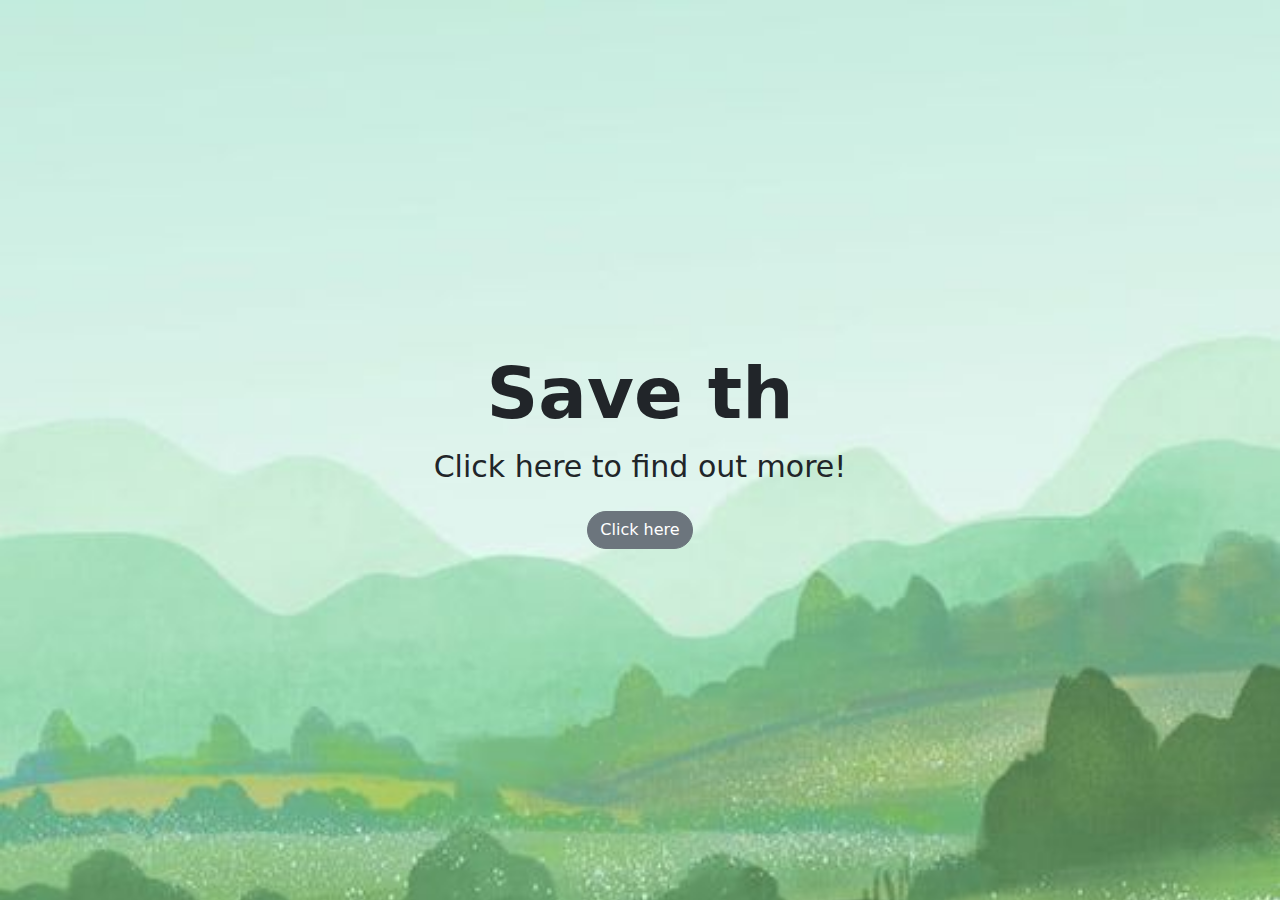
<file: html/index.html>
<!DOCTYPE html>
<html lang="en">

<head>
    <meta charset="UTF-8">
    <meta name="keywords" content="save,environment,earth,sustainability,sustasinable" />
    <title>Save The Earth</title>
    <link href="../styles/main.css" rel="stylesheet" />
    <meta name="viewport" content="width=device-width, initial-scale=1.0">
    <link href="https://cdn.jsdelivr.net/npm/bootstrap@5.2.3/dist/css/bootstrap.min.css" rel="stylesheet">
    <script src="https://cdn.jsdelivr.net/npm/bootstrap@5.0.2/dist/js/bootstrap.min.js"></script>
    <link href="https://cdnjs.cloudflare.com/ajax/libs/font-awesome/6.0.0-beta3/css/all.min.css" rel="stylesheet">
    <script src="../script/typinganimation.js"></script>

</head>

<body>
    <div class="background vh-100 d-flex justify-content-center align-items-center">
        <div class="maintext text-center" style="font-size: 30px;">
            <!-- add javascript type writing -->
            <h1 class="display-2 fw-bold" id="typewriter"></h1>
            <p>Click here to find out more!</p>
            <a href="../html/home.html" class="btn btn-secondary rounded-pill" type="button">Click here</a>
        </div>
    </div>

</body>

</html>
</file>
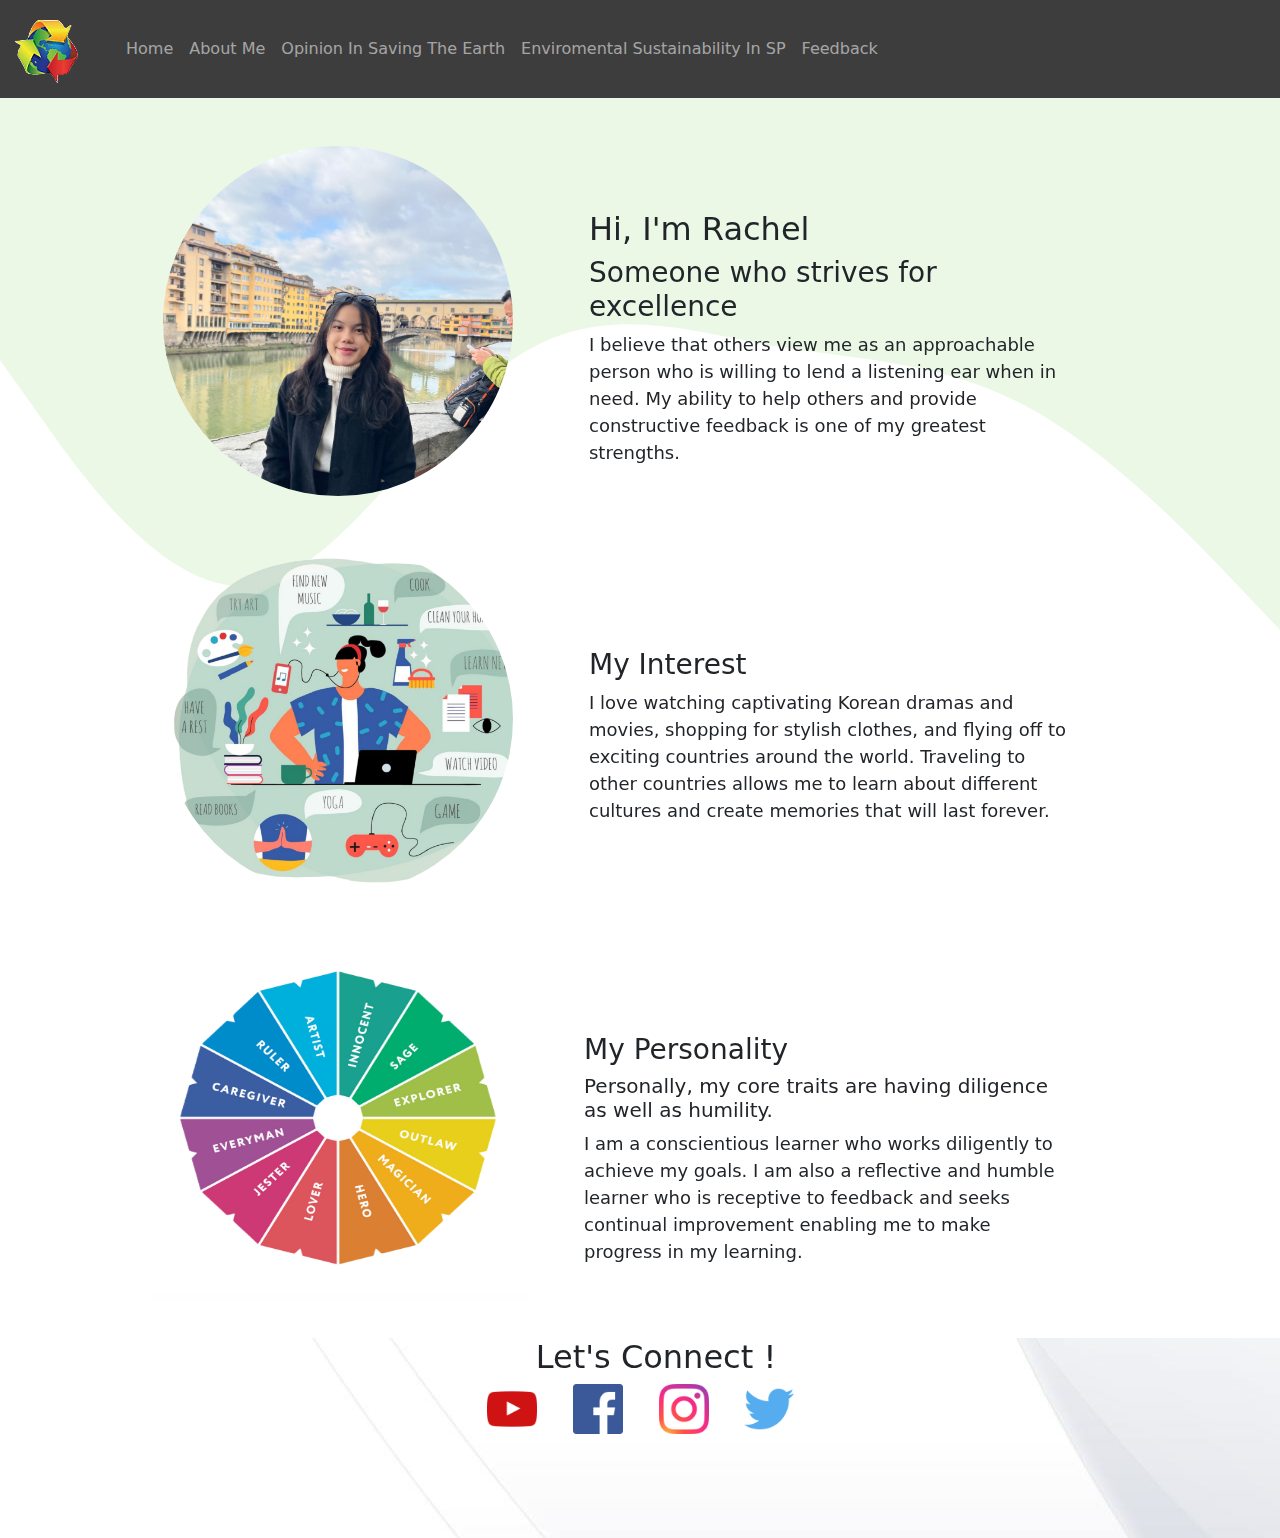
<file: html/aboutme.html>
<!DOCTYPE html>
<html lang="en">

<head>
    <meta charset="UTF-8">
    <meta name="keywords" content="save,environment,earth,sustainability,sustasinable" />
    <title>Save The Earth</title>
    <link href="../styles/main.css" rel="stylesheet" />
    <meta name="viewport" content="width=device-width, initial-scale=1.0">
    <link href="https://cdn.jsdelivr.net/npm/bootstrap@5.2.3/dist/css/bootstrap.min.css" rel="stylesheet">
    <script src="https://cdn.jsdelivr.net/npm/bootstrap@5.0.2/dist/js/bootstrap.min.js"></script>
    <link href="https://cdnjs.cloudflare.com/ajax/libs/font-awesome/6.0.0-beta3/css/all.min.css" rel="stylesheet">
</head>

<body>
    <header>
        <!-- nav bar -->
        <nav class="navbar navbar-expand-lg navbar-dark" style="background: rgb(61, 61, 61);">
            <div class="container-fluid navigation">
                <div class="navbar-brand">
                    <a class="navbar-brand logo" href="../html/home.html">
                        <img src="../assets/photos/logo.png" alt="Save the Earth Logo">
                    </a>
                </div>
                <button class="navbar-toggler toggler" type="button" data-bs-toggle="collapse"
                    data-bs-target="#navbarSupportedContent" aria-controls="navbarSupportedContent"
                    aria-expanded="false" aria-label="Toggle navigation">
                    <span class="navbar-toggler-icon "></span>
                </button>
                <div class="collapse navbar-collapse" id="navbarSupportedContent">
                    <div class="navbar-nav">
                        <a class="nav-link" href="../html/home.html">Home</a>
                        <a class="nav-link" href="../html/aboutme.html">About Me</a>
                        <a class="nav-link" href="../html/opinion.html">Opinion In Saving The Earth</a>
                        <a class="nav-link" href="../html/sp.html">Enviromental Sustainability In SP</a>
                        <a class="nav-link" href="../html/feedback.html">Feedback</a>
                    </div>
                </div>
            </div>
        </nav>
    </header>

    <!-- use svg to print out the wave background -->
    <svg xmlns="http://www.w3.org/2000/svg" viewBox="0 0 1440 320" preserveAspectRatio="none">
        <path fill="#E5F6DF" fill-opacity="0.8"
            d="M0,128L48,149.3C96,171,192,213,288,208C384,203,480,149,576,128C672,107,768,117,864,122.7C960,128,1056,128,1152,144C1248,160,1344,192,1392,208L1440,224L1440,0L1392,0C1344,0,1248,0,1152,0C1056,0,960,0,864,0C768,0,672,0,576,0C480,0,384,0,288,0C192,0,96,0,48,0L0,0Z">
        </path>
    </svg>

    <section class="about-me">
        <div class="about-me-container d-flex justify-content-center mt-5">
            <div class="row align-items-center ">
                <div class="col-md-4 col-sm-12">
                    <img class="circle-image" src="../assets/photos/aboutme01.jpg" alt="Me">
                </div>
                <div class="col-md-8 col-sm-12">
                    <div class="about-me-content">
                        <h2>Hi, I'm Rachel</h2>
                        <h3>Someone who strives for excellence</h3>
                        <p>I believe that others view me as an approachable person who is willing to lend a listening
                            ear when
                            in need. My ability to help others and provide constructive feedback is one of my greatest
                            strengths.</p>
                    </div>
                </div>
            </div>
        </div>
    </section>


    <section class="Interest">
        <div class="interest d-flex justify-content-center mt-5">
            <div class="row align-items-center ">
                <div class="col-md-4 col-sm-12">
                    <img class="circle-image" src="../assets/photos/aboutme02.png" alt="interest">
                </div>
                <div class="col-md-8 col-sm-12">
                    <div class="interest-content">
                        <h3>My Interest</h3>
                        <p>I love watching captivating Korean dramas and movies, shopping for stylish clothes, and
                            flying off to
                            exciting countries around the world. Traveling to other countries allows me to learn about
                            different
                            cultures and create memories that will last forever.
                        </p>
                    </div>
                </div>
            </div>
        </div>
    </section>

    <section class="Personality">
        <div class="personality d-flex justify-content-center mt-5">
            <div class="row align-items-center ">
                <div class="col-md-4 col-sm-12">
                    <img src="../assets/photos/aboutme03.png" alt="personality" width="380px" height="380px">
                </div>
                <div class="col-md-8 col-sm-12">
                    <div class="personality-content">
                        <h3>My Personality</h3>
                        <h5>Personally, my core traits are having diligence as well as humility.</h5>
                        <p>I am a conscientious
                            learner who works
                            diligently to achieve my goals. I am also a reflective and humble learner who is receptive
                            to feedback and
                            seeks continual improvement enabling me to make progress in my learning.</p>
                        </p>
                    </div>
                </div>
            </div>
        </div>
    </section>

    <!-- footer -->
    <footer class="footer" style="height: 200px; width: 100%;">
        <div class="connect text-center mt-3">
            <ul>
                <h2>Let's Connect !</h2>
                <a href="https://www.youtube.com/" target="_blank"><img src="../assets/photos/youtube.png" height=50px
                        width=50px alt="Youtube"></a>
                &nbsp;&nbsp;&nbsp;&nbsp;&nbsp;
                <a href="https://facebook.com/" target="_blank"><img src="../assets/photos/facebook.png" height=50px
                        width=50px alt="Facebook"></a>
                &nbsp;&nbsp;&nbsp;&nbsp;&nbsp;
                <a href="https://instagram.com/" target="_blank"><img src="../assets/photos/instagram.png" height=50px
                        width=50px alt="Instgram"></a>
                &nbsp;&nbsp;&nbsp;&nbsp;&nbsp;
                <a href="https://twitter.com/" target="_blank"><img src="../assets/photos/twitter.png" height=50px
                        width=50px alt="Twitter"></a>
                &nbsp;&nbsp;&nbsp;&nbsp;&nbsp;
                <!-- Target blank is to open a new tab-->
            </ul>
        </div>
    </footer>
</body>

</html>
</file>
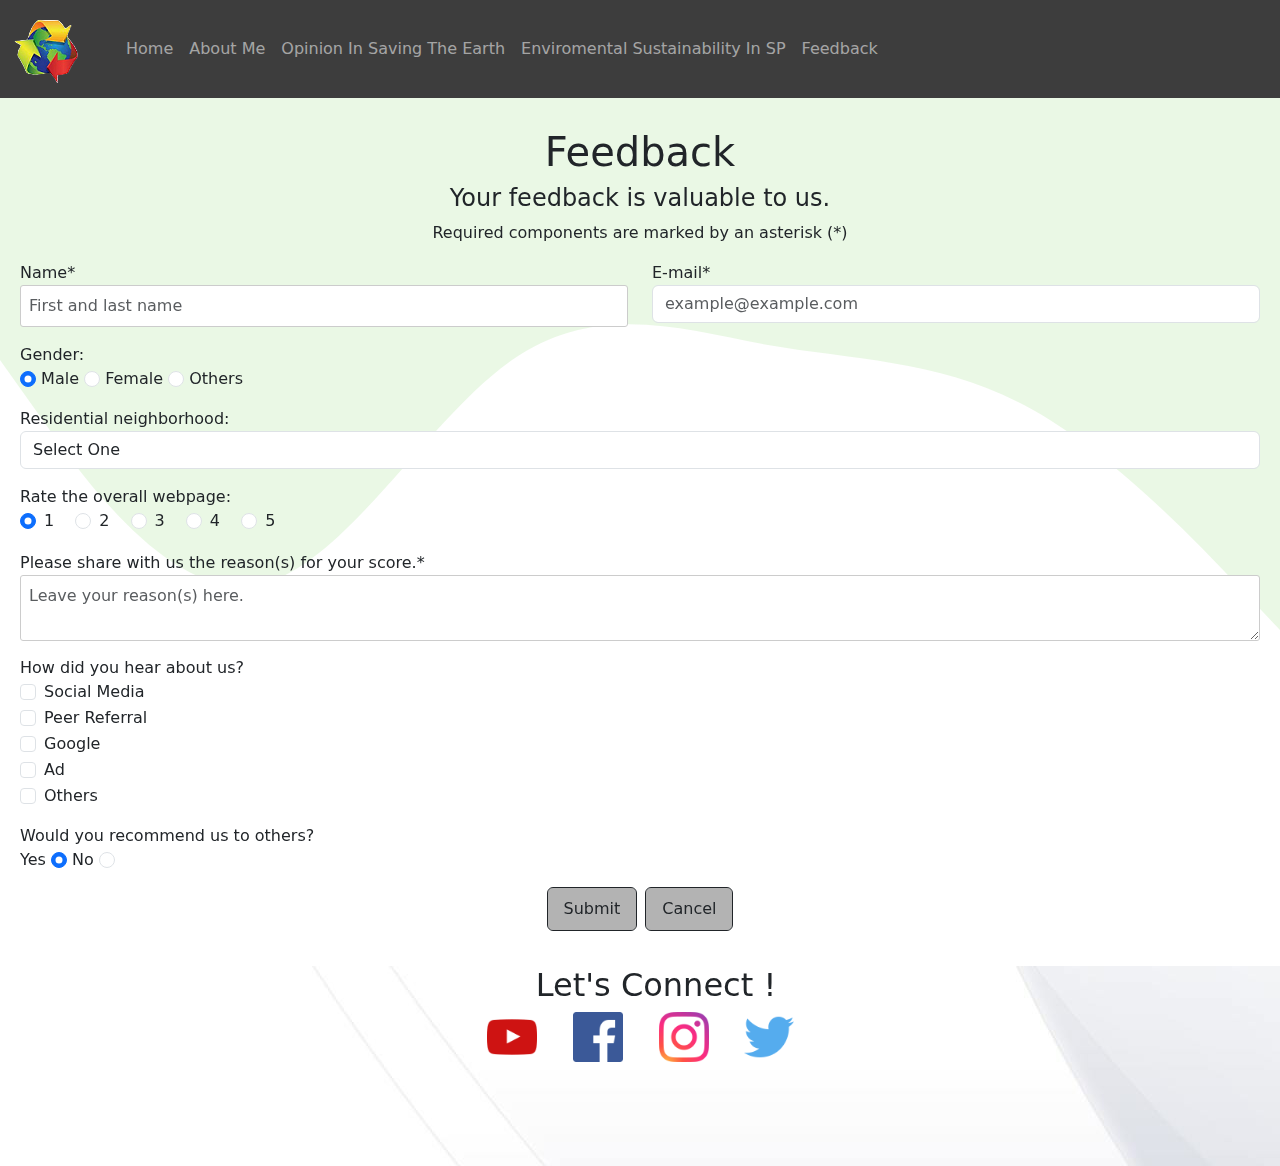
<file: html/feedback.html>
<!DOCTYPE html>
<html lang="en">

<head>

    <meta charset="UTF-8">
    <meta name="viewport" content="width=device-width, initial-scale=1.0">
    <meta name="keywords" content="save,environment,earth,sustainability,sustasinable" />
    <title>Save The Earth</title>
    <link href="../styles/main.css" rel="stylesheet" />
    <link href="https://cdn.jsdelivr.net/npm/bootstrap@5.2.3/dist/css/bootstrap.min.css" rel="stylesheet">
    <script src="https://cdn.jsdelivr.net/npm/bootstrap@5.0.2/dist/js/bootstrap.min.js"></script>
    <link href="https://cdnjs.cloudflare.com/ajax/libs/font-awesome/6.0.0-beta3/css/all.min.css" rel="stylesheet">
    <script src="../script/alert.js"></script>

</head>


<body>
    <!-- use svg to print out the wave background -->
    <svg xmlns="http://www.w3.org/2000/svg" viewBox="0 0 1440 320" preserveAspectRatio="none">
        <path fill="#E5F6DF" fill-opacity="0.8"
            d="M0,128L48,149.3C96,171,192,213,288,208C384,203,480,149,576,128C672,107,768,117,864,122.7C960,128,1056,128,1152,144C1248,160,1344,192,1392,208L1440,224L1440,0L1392,0C1344,0,1248,0,1152,0C1056,0,960,0,864,0C768,0,672,0,576,0C480,0,384,0,288,0C192,0,96,0,48,0L0,0Z">
        </path>
    </svg>

    <div class="feedbackpage">
        <header>
            <nav class="navbar navbar-expand-lg navbar-dark " style="background: rgb(61, 61, 61);">
                <div class="container-fluid navigation">
                    <div class="navbar-brand">
                        <a class="navbar-brand logo" href="../html/home.html">
                            <img src="../assets/photos/logo.png" alt="Save the Earth Logo">
                        </a>
                    </div>
                    <button class="navbar-toggler toggler" type="button" data-bs-toggle="collapse"
                        data-bs-target="#navbarSupportedContent" aria-controls="navbarSupportedContent"
                        aria-expanded="false" aria-label="Toggle navigation">
                        <span class="navbar-toggler-icon "></span>
                    </button>
                    <div class="collapse navbar-collapse" id="navbarSupportedContent">
                        <div class="navbar-nav">
                            <a class="nav-link" href="../html/home.html">Home</a>
                            <a class="nav-link" href="../html/aboutme.html">About Me</a>
                            <a class="nav-link" href="../html/opinion.html">Opinion In Saving The Earth</a>
                            <a class="nav-link" href="../html/sp.html">Enviromental Sustainability In SP</a>
                            <a class="nav-link" href="../html/feedback.html">Feedback</a>
                        </div>
                    </div>
                </div>
            </nav>
        </header>


        <div class="container-feedbackpage" style="padding: 20px;">
            <h1 class="text-center" style="margin-top: 10px;">Feedback</h1>
            <h2 class="text-center fs-4 mt-2">Your feedback is valuable to us.</h2>
            <p class="text-center">Required components are marked by an asterisk (*)</p>
            <form>
                <div class="row">
                    <div class="col-md-6">
                        <div class="form-group mb-3">
                            <label for="name">Name*</label>
                            <input name="custName" id="name" type="text" placeholder="First and last name" required
                                class="form-control">
                        </div>
                    </div>
                    <div class="col-md-6">
                        <div class="form-group mb-3">
                            <label for="email">E-mail*</label>
                            <input name="custEmail" id="email" type="email" placeholder="example@example.com" required
                                class="form-control">
                        </div>
                    </div>
                </div>

                <div class="form-group mb-3">
                    <label for="gender">Gender:</label><br>
                    <input class="form-check-input" type="radio" name="gender" id="gMale" value="Male" checked>
                    <label class="form-check-label" for="gMale">Male</label>
                    <input class="form-check-input" type="radio" name="gender" id="gFemale" value="Female">
                    <label class="form-check-label" for="gFemale">Female</label>
                    <input class="form-check-input" type="radio" name="gender" id="gOthers" value="Others">
                    <label class="form-check-label" for="gOthers">Others</label>
                </div>

                <div class="form-group mb-3">
                    <label for="Neighborhood">Residential neighborhood:</label>
                    <select name="RNeighborhood" id="Neighborhood" class="form-control">
                        <option selected>Select One</option>
                        <option value="Ang Mo Kio">Ang Mo Kio</option>
                        <option value="Bedok">Bedok</option>
                        <option value="Bishan">Bishan</option>
                        <option value="Bukit Merah">Bukit Merah</option>
                        <option value="Bukit Panjang">Bukit Panjang</option>
                        <option value="Bukit Timah">Bukit Timah</option>
                        <option value="Central Area">Central Area</option>
                        <option value="Choa Chu Kang">Choa Chu Kang</option>
                        <option value="Clementi">Clementi</option>
                        <option value="Geylang">Geylang</option>
                        <option value="Hougang">Hougang</option>
                        <option value="Jurong">Jurong</option>
                        <option value="Kallang/Whampoa">Kallang/Whampoa</option>
                        <option value="Marine Parade">Marine Parade</option>
                        <option value="Pasir Ris">Pasir Ris</option>
                        <option value="Punggol">Punggol</option>
                        <option value="Queenstown">Queenstown</option>
                        <option value="Sembawang">Sembawang</option>
                        <option value="Sengkang">Sengkang</option>
                        <option value="Serangoon">Serangoon</option>
                        <option value="Tampines">Tampines</option>
                        <option value="Toa Payoh">Toa Payoh</option>
                        <option value="Woodlands">Woodlands</option>
                        <option value="Yishun">Yishun</option>
                        <option value="other">Others</option>
                    </select>
                </div>

                <div class="form-group mb-3">
                    <label for="rateBox">Rate the overall webpage:</label><br>
                    <div class="form-check form-check-inline">
                        <label class="form-check-label" for="inlineRadio1" >1</label>
                        <input class="form-check-input" type="radio" name="inlineRadioOptions" id="inlineRadio1"
                            value="option1" checked>
                    </div>
                    <div class="form-check form-check-inline">
                        <label class="form-check-label" for="inlineRadio2">2</label>
                        <input class="form-check-input" type="radio" name="inlineRadioOptions" id="inlineRadio2"
                            value="option2">
                    </div>
                    <div class="form-check form-check-inline">
                        <label class="form-check-label" for="inlineRadio3">3</label>
                        <input class="form-check-input" type="radio" name="inlineRadioOptions" id="inlineRadio2"
                            value="option3">
                    </div>
                    <div class="form-check form-check-inline">
                        <label class="form-check-label" for="inlineRadio4">4</label>
                        <input class="form-check-input" type="radio" name="inlineRadioOptions" id="inlineRadio2"
                            value="option4">
                    </div>
                    <div class="form-check form-check-inline">
                        <label class="form-check-label" for="inlineRadio5">5</label>
                        <input class="form-check-input" type="radio" name="inlineRadioOptions" id="inlineRadio2"
                            value="option5">
                    </div>
                </div>

                <div class="form-group">
                    <label for="custReason">Please share with us the reason(s) for your score.*</label>
                    <textarea name="custReason" id="custReason" placeholder="Leave your reason(s) here."
                        class="form-control"></textarea>
                </div>

                <div class="form-group mb-3">
                    <label for="hearAbout">How did you hear about us? </label>
                    <div class="form-check">
                        <input class="form-check-input" type="checkbox" id="socialmedia">
                        <label class="form-check-label" for="instagram">Social Media</label>
                    </div>
                    <div class="form-check">
                        <input class="form-check-input" type="checkbox" id="peer">
                        <label class="form-check-label" for="instagram">Peer Referral</label>
                    </div>
                    <div class="form-check">
                        <input class="form-check-input" type="checkbox" id="google">
                        <label class="form-check-label" for="instagram">Google</label>
                    </div>
                    <div class="form-check">
                        <input class="form-check-input" type="checkbox" id="ad">
                        <label class="form-check-label" for="instagram">Ad</label>
                    </div>
                    <div class="form-check">
                        <input class="form-check-input" type="checkbox" id="others">
                        <label class="form-check-label" for="instagram">Others</label>
                    </div>
                </div>


                <div class="form-group mb-3">
                    <label for="recomendUs">Would you recommend us to others? </label><br>
                    <label class="form-check-label" for="rYes" >Yes</label>
                    <input class="form-check-input" type="radio" name="recommend" id="rYes" value="Yes" checked>
                    <label class="form-check-label" for="rNo">No</label>
                    <input class="form-check-input" type="radio" name="recommend" id="rNo" value="No">
                </div>

                <div class="button-group mt-3 d-flex justify-content-center">
                    <input type="submit" class="btn" style="margin-right: 10px;" value="Submit" onclick="showMessage()">
                    <input type="reset" class="btn" value="Cancel">
                </div>
            </form>
            
        </div>
    </div>

    <footer class="footer" style="height: 200px; width: 100%;">
        <div class="connect text-center mt-3">
            <ul>
                <h2>Let's Connect !</h2>
                <a href="https://www.youtube.com/" target="_blank"><img src="../assets/photos/youtube.png" height=50px
                        width=50px alt="Youtube"></a>
                &nbsp;&nbsp;&nbsp;&nbsp;&nbsp;
                <a href="https://facebook.com/" target="_blank"><img src="../assets/photos/facebook.png" height=50px
                        width=50px alt="Facebook"></a>
                &nbsp;&nbsp;&nbsp;&nbsp;&nbsp;
                <a href="https://instagram.com/" target="_blank"><img src="../assets/photos/instagram.png" height=50px
                        width=50px alt="Instgram"></a>
                &nbsp;&nbsp;&nbsp;&nbsp;&nbsp;
                <a href="https://twitter.com/" target="_blank"><img src="../assets/photos/twitter.png" height=50px
                        width=50px alt="Twitter"></a>
                &nbsp;&nbsp;&nbsp;&nbsp;&nbsp;
                <!-- Target blank is to open a new tab-->
            </ul>
        </div>
    </footer>

</body>
</file>
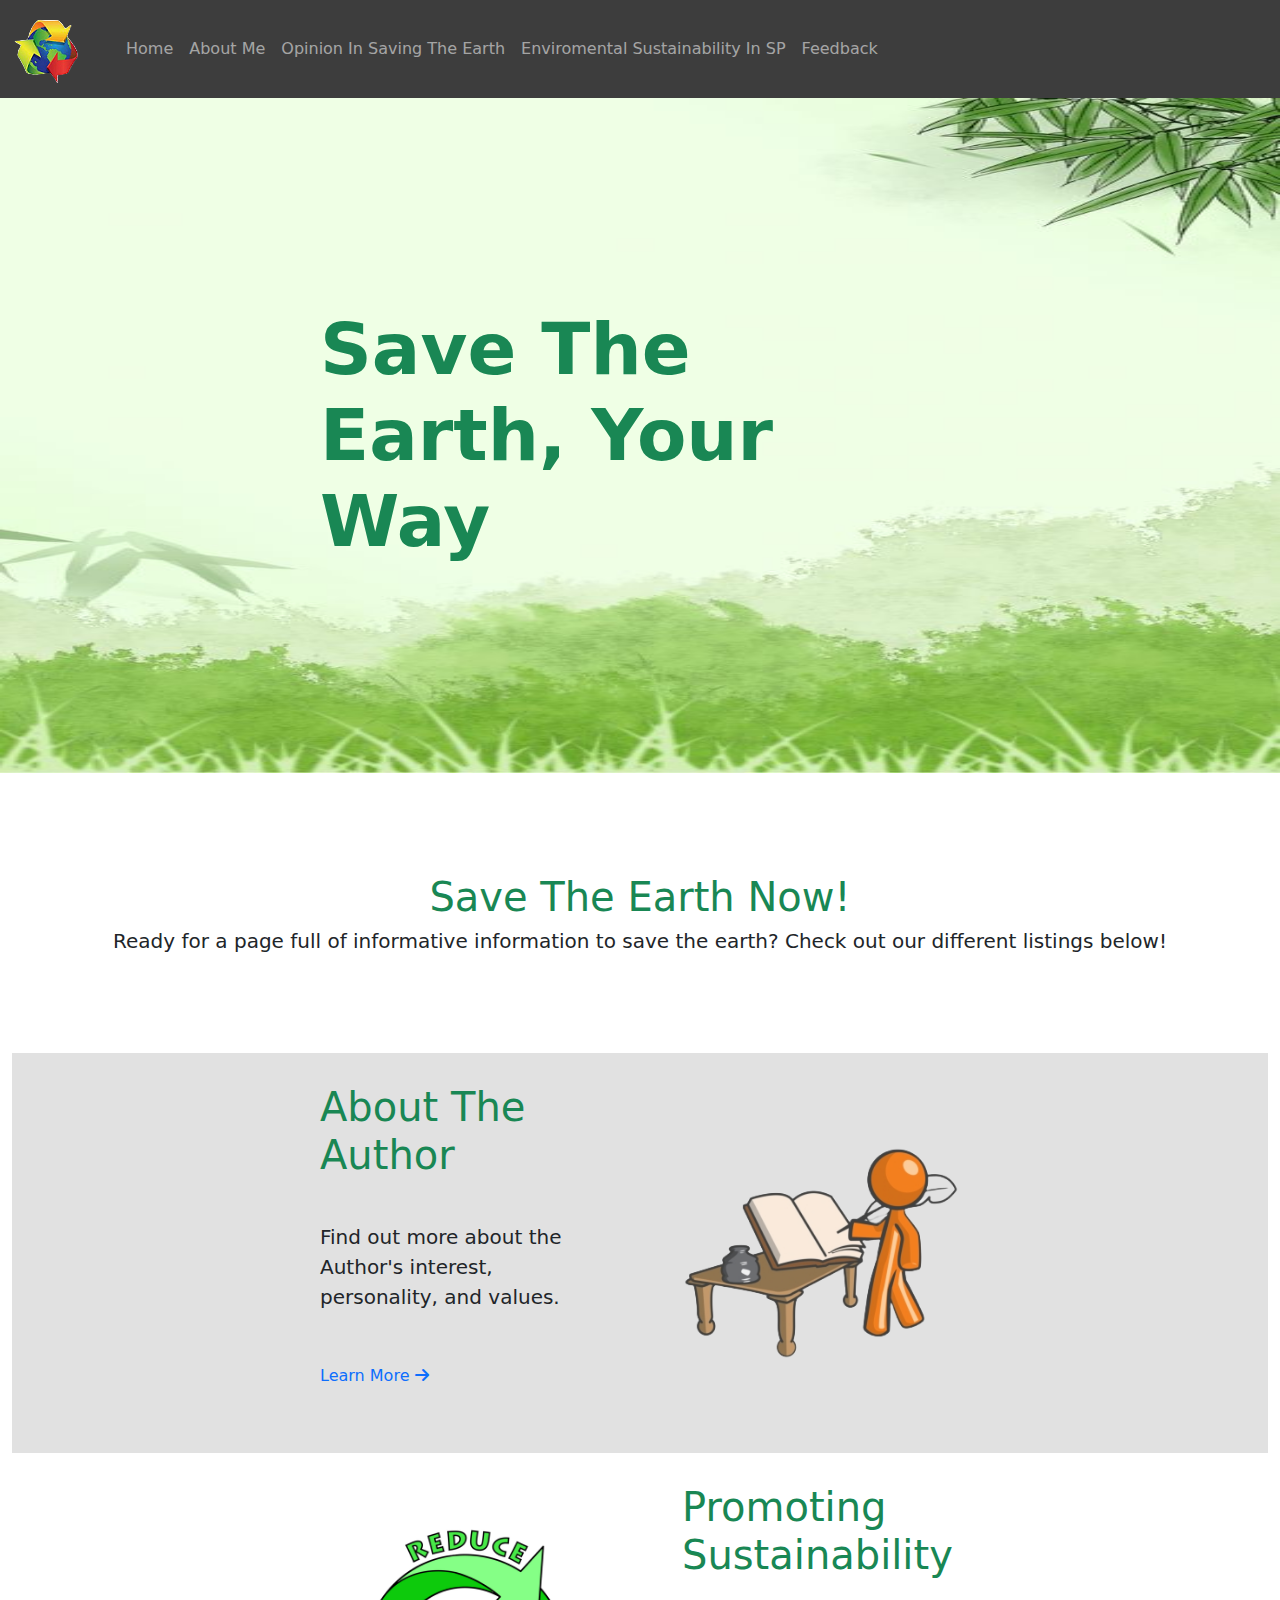
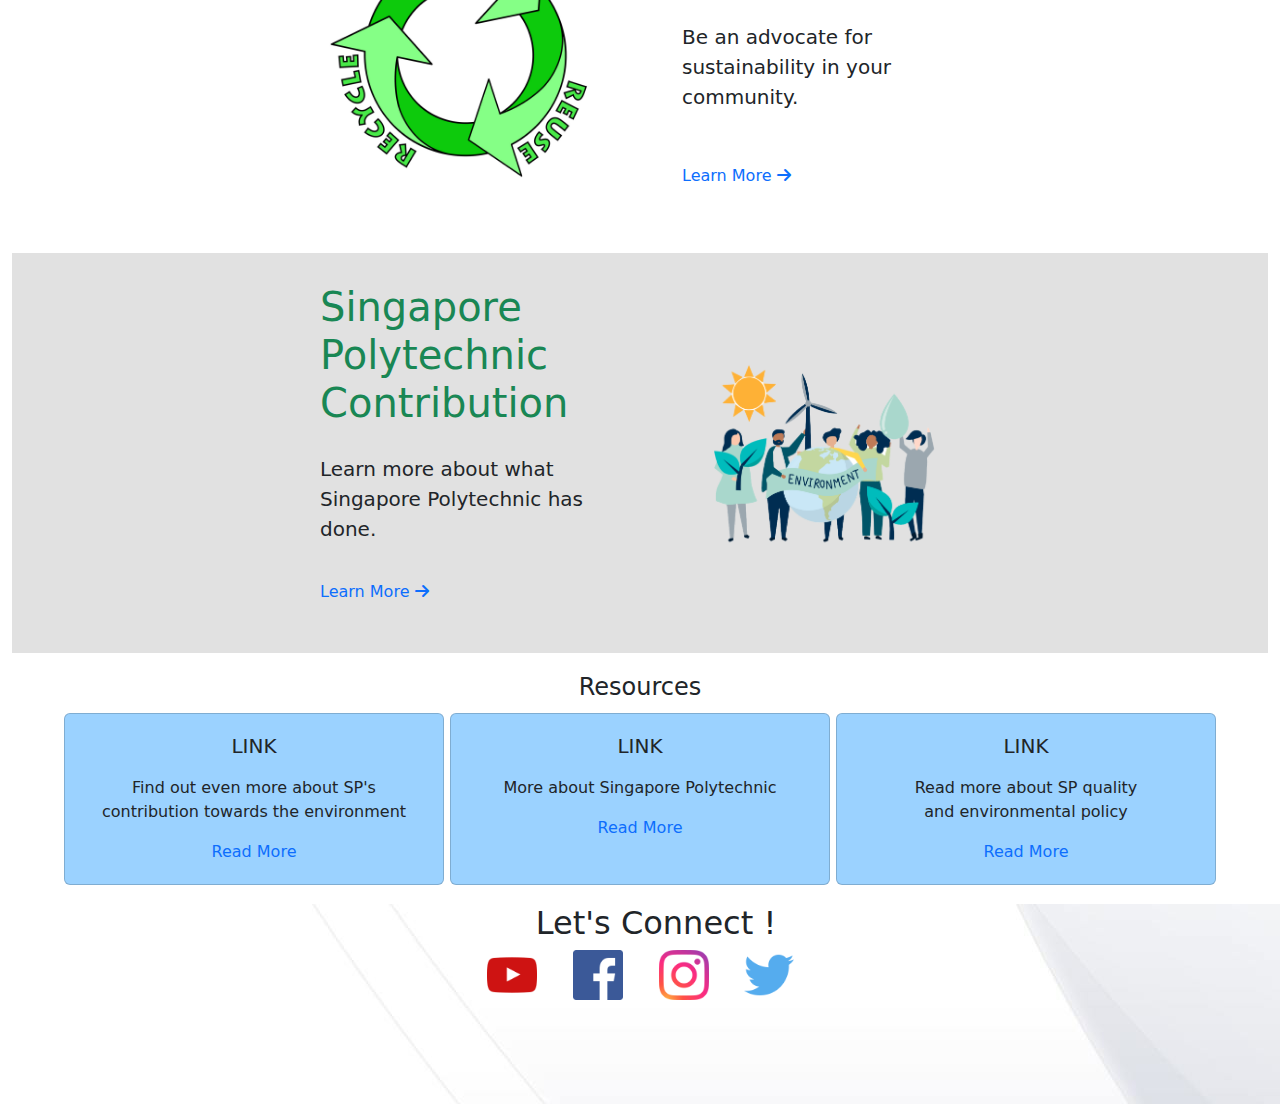
<file: html/home.html>
<!DOCTYPE html>
<html lang="en">

<head>
  <meta charset="UTF-8">
  <meta name="keywords" content="save,environment,earth,sustainability,sustasinable" />
  <title>Save The Earth</title>
  <link href="../styles/main.css" rel="stylesheet" />
  <meta name="viewport" content="width=device-width, initial-scale=1.0">
  <link href="https://cdn.jsdelivr.net/npm/bootstrap@5.2.3/dist/css/bootstrap.min.css" rel="stylesheet">
  <script src="https://cdn.jsdelivr.net/npm/bootstrap@5.0.2/dist/js/bootstrap.min.js"></script>
  <link href="https://cdnjs.cloudflare.com/ajax/libs/font-awesome/6.0.0-beta3/css/all.min.css" rel="stylesheet">
</head>


<body>
  <header>
    <!-- nav bar -->
    <nav class="navbar navbar-expand-lg navbar-dark " style="background: rgb(61, 61, 61);">
      <div class="container-fluid navigation">
        <div class="navbar-brand">
          <a class="navbar-brand logo" href="../html/home.html">
            <img src="../assets/photos/logo.png" alt="Save the Earth Logo">
          </a>
        </div>
        <button class="navbar-toggler toggler" type="button" data-bs-toggle="collapse"
          data-bs-target="#navbarSupportedContent" aria-controls="navbarSupportedContent" aria-expanded="false"
          aria-label="Toggle navigation">
          <span class="navbar-toggler-icon "></span>
        </button>
        <div class="collapse navbar-collapse" id="navbarSupportedContent">
          <div class="navbar-nav">
            <a class="nav-link" href="../html/home.html">Home</a>
            <a class="nav-link" href="../html/aboutme.html">About Me</a>
            <a class="nav-link" href="../html/opinion.html">Opinion In Saving The Earth</a>
            <a class="nav-link" href="../html/sp.html">Enviromental Sustainability In SP</a>
            <a class="nav-link" href="../html/feedback.html">Feedback</a>
          </div>
        </div>
      </div>
    </nav>
  </header>

  <!-- homepage top section -->
  <section class="homepage-top">
    <div class="homepagetop-container position-relative">
      <img src="../assets/photos/home01.jpg" alt="top-img">
      <h1 class="text-success display-2 position-absolute top-50 start-50 translate-middle" style="font-weight: 600;">
        Save The Earth, Your Way</h1>
    </div>
  </section>

  <!-- homepage section -->
  <section class="homepage-section">
    <div class="homepage-container text-center">
      <h1 class="text-success fs-1 fs-lg-1" style="margin-top: 100px;">Save The Earth Now!</h1>
      <p class="fs-5 fs-lg-2" style="line-height: 1.5rem; margin-bottom: 100px;">Ready for a page full of informative
        information to save the earth? Check out our
        different listings below!</p>
    </div>
  </section>


  <!-- about me section -->
  <div class="d-flex align-items-center justify-content-center">
    <div class="container-fluid">
      <section class="aboutme-section" style="background-color: #e1e1e1;">
        <div class="row">
          <div class="col-lg-6">
            <div class="aboutme-container">
              <h1 class="text-success fs-lg-1">About The <br> Author</h1>
              <p class="fs-5">Find out more about the Author's interest, personality, and values.</p>
              <a href="../html/aboutme.html" class="text-decoration-none d-block">
                Learn More <i class="fas fa-arrow-right"></i>
              </a>
            </div>
          </div>
          <div class="col-lg-6">
            <div class="aboutme-container">
              <img src="../assets/photos/home02.png" alt="author">
            </div>
          </div>
        </div>
      </section>

      <!-- promotingsustainability section -->
      <section class="promotingsustainability-section">
        <div class="row">
          <div class="col-lg-6">
            <div class="promotingsustainability-container">
              <img src="../assets/photos/home03.jpg" alt="opinion">
            </div>
          </div>
          <div class="col-lg-6">
            <div class="promotingsustainability-container">
              <h1 class="text-success fs-lg-1">Promoting<br> Sustainability</h1>
              <p class="fs-5">Be an advocate for sustainability in your community.</p>
              <a href="../html/opinion.html" class="text-decoration-none d-block">
                Learn More <i class="fas fa-arrow-right"></i></a>
            </div>
          </div>
        </div>
      </section>

      <!-- sp sustainability section -->
      <section class="spsustainability-section" style="background-color: #e1e1e1;">
        <div class="row">
          <div class="col-lg-6">
            <div class="spsustainability-container">
              <h1 class="text-success fs-lg-1">Singapore Polytechnic <br> Contribution</h1>
              <p class="fs-5">Learn more about what Singapore Polytechnic has done.</p>
              <a href="../html/sp.html" class="text-decoration-none d-block">
                Learn More <i class="fas fa-arrow-right"></i></a>
            </div>
          </div>
          <div class="col-lg-6">
            <div class="spsustainability-container">
              <img src="../assets/photos/home04.png" alt="author">
            </div>
          </div>
        </div>
      </section>
    </div>
  </div>


  <!-- resource section  -->
  <section class="resource-section">
    <h3 class="text-center fs-4 fs-lg-2" style="margin-top: 20px;">Resources</h3>
    <div class="card-container container d-flex justify-content-center p-0 ">
      <!-- card 1 -->
      <div class="card col-lg-4" style="background-color: #9bd2ff;">
        <h5 class="text-center fs-5 justify-content-center p-0">LINK</h5>
        <p class="fs-6" style="margin-top: 10px;">Find out even more about SP's contribution towards the environment
        </p>
        <a href="https://www.sp.edu.sg/sustainability-matters" class="text-decoration-none d-block">Read More</a>
      </div>

      <!-- card 2 -->
      <div class="card col-lg-4" style="background-color: #9bd2ff;">
        <h5 class="text-center fs-5 justify-content-center p-0">LINK</h5>
        <p class="fs-6 justify-content-center" style="margin-top: 10px;">More about Singapore Polytechnic</p>
        <a href="https://www.sp.edu.sg/" class="text-decoration-none d-block">Read More</a>
      </div>

      <!-- card 3 -->
      <div class="card col-lg-4" style="background-color: #9bd2ff;">
        <h5 class="text-center fs-5 justify-content-center p-0">LINK</h5>
        <p class="fs-6 justify-content-center" style="margin-top: 10px;">Read more about SP quality <br>and
          environmental policy</p>
        <a href="https://www.sp.edu.sg/sp/about-sp/corporate-information/quality-environmental-policy"
          class="text-decoration-none d-block">Read More</a>
      </div>
    </div>
  </section>




  <footer class="footer" style="height: 200px; width: 100%;">
    <div class="connect text-center mt-3">
      <ul>
        <h2>Let's Connect !</h2>
        <a href="https://www.youtube.com/" target="_blank"><img src="../assets/photos/youtube.png" height=50px
            width=50px alt="Youtube"></a>
        &nbsp;&nbsp;&nbsp;&nbsp;&nbsp;
        <a href="https://facebook.com/" target="_blank"><img src="../assets/photos/facebook.png" height=50px width=50px
            alt="Facebook"></a>
        &nbsp;&nbsp;&nbsp;&nbsp;&nbsp;
        <a href="https://instagram.com/" target="_blank"><img src="../assets/photos/instagram.png" height=50px
            width=50px alt="Instgram"></a>
        &nbsp;&nbsp;&nbsp;&nbsp;&nbsp;
        <a href="https://twitter.com/" target="_blank"><img src="../assets/photos/twitter.png" height=50px width=50px
            alt="Twitter"></a>
        &nbsp;&nbsp;&nbsp;&nbsp;&nbsp;
        <!-- Target blank is to open a new tab-->
      </ul>
    </div>
  </footer>
</body>

</html>
</file>
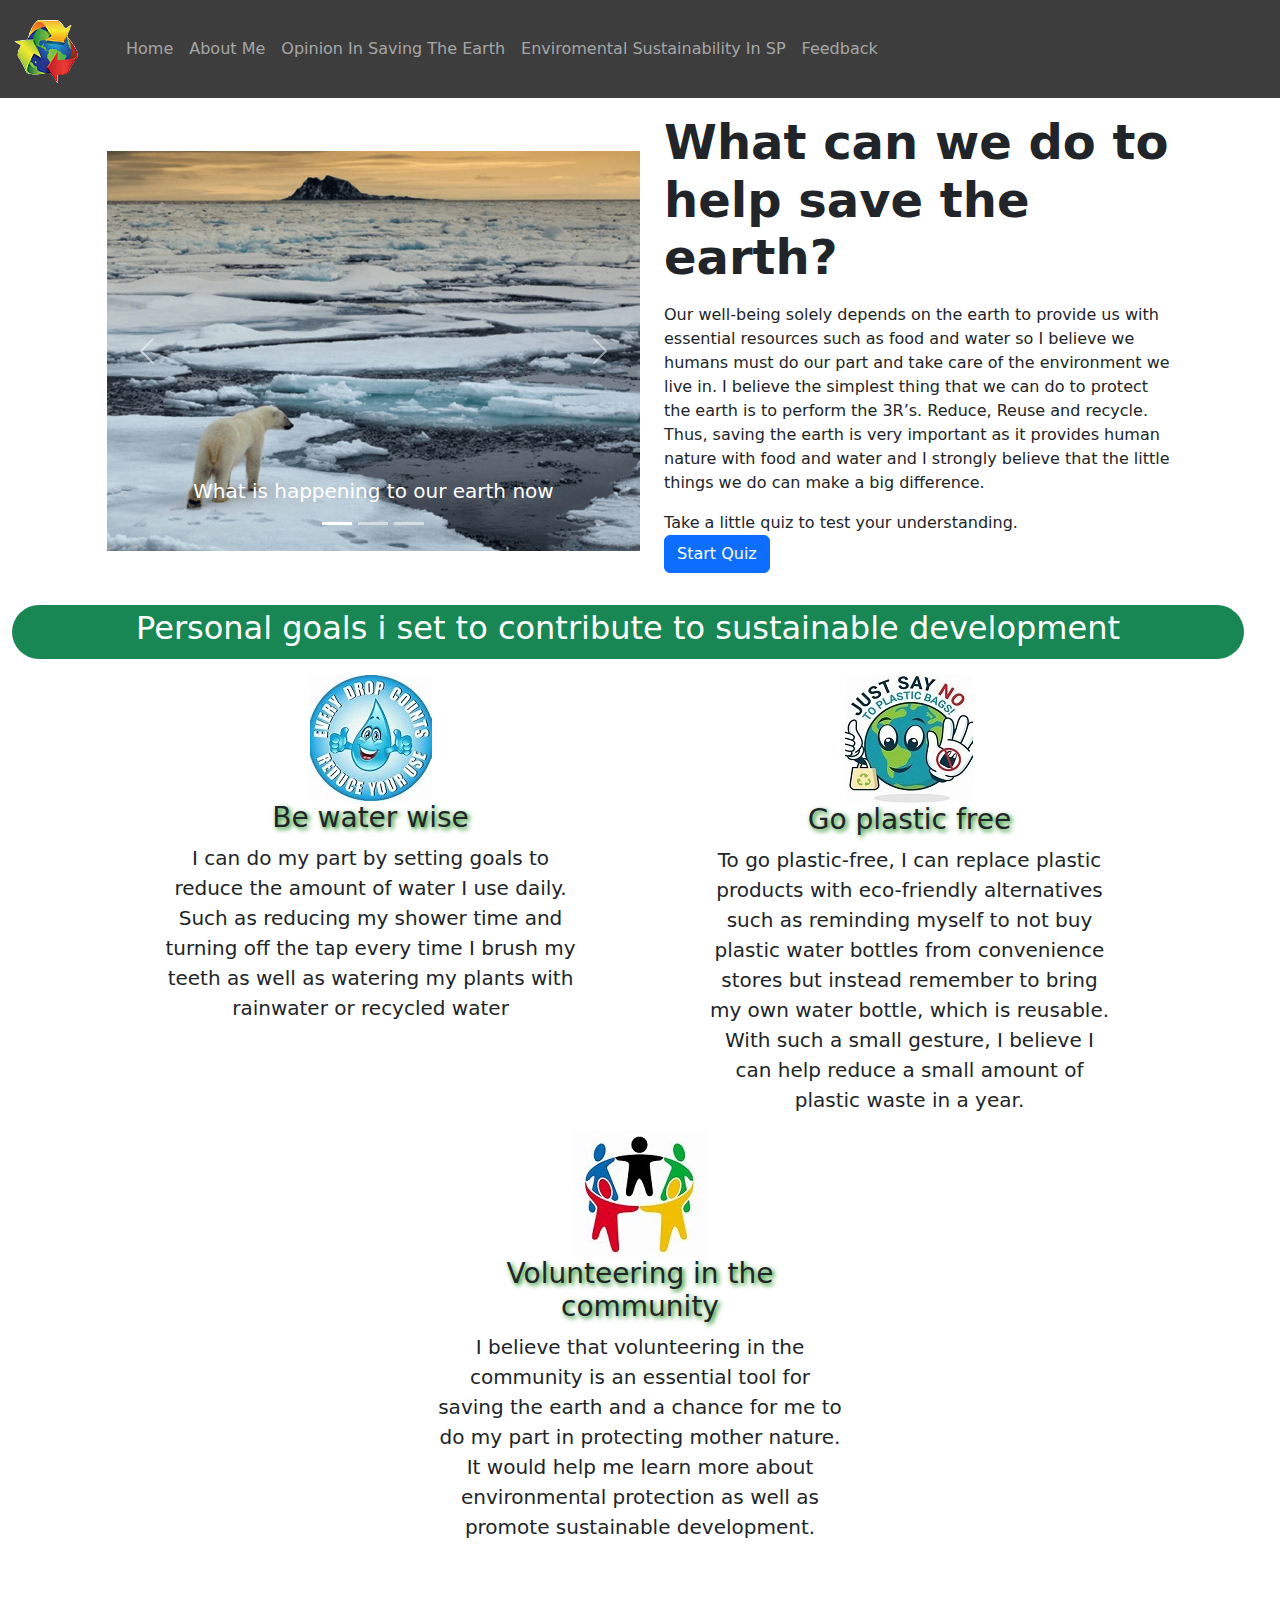
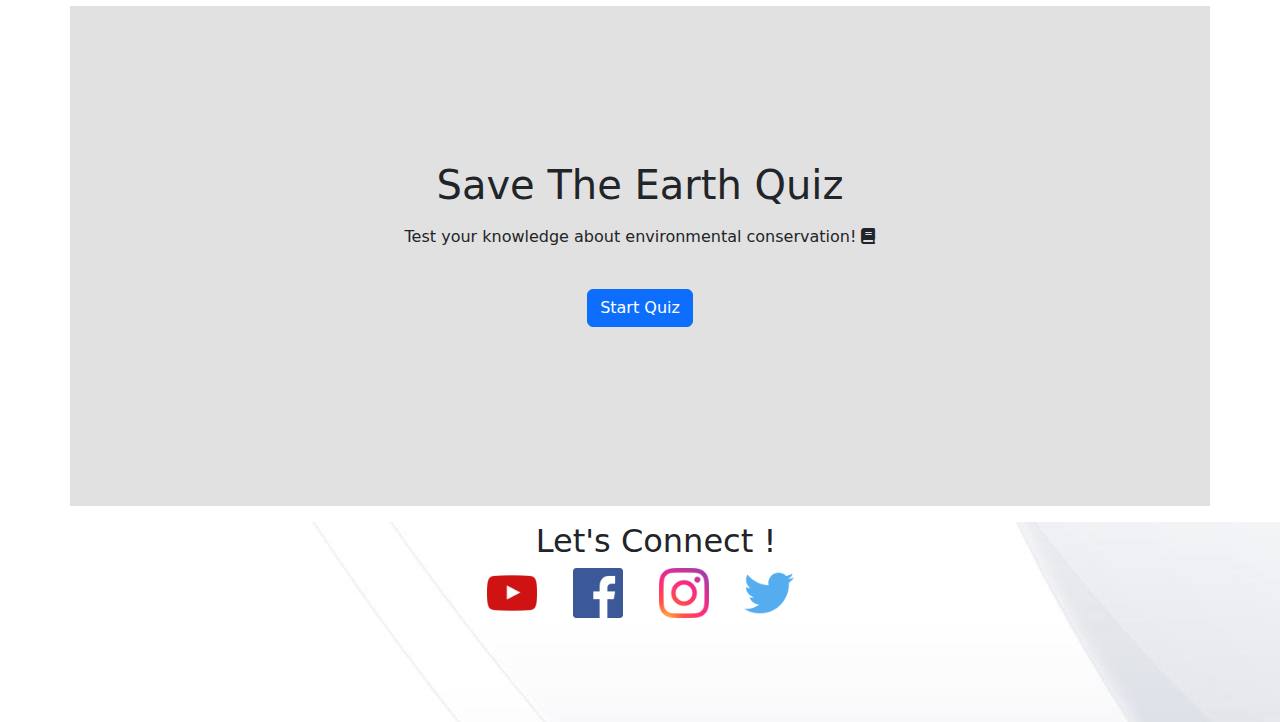
<file: html/opinion.html>
<!DOCTYPE html>
<html lang="en">

<head>

    <meta charset="UTF-8">
    <meta name="keywords" content="save,environment,earth,sustainability,sustainable" />
    <title>Save The Earth</title>
    <link href="../styles/main.css" rel="stylesheet" />
    <meta name="viewport" content="width=device-width, initial-scale=1.0">
    <link href="https://cdn.jsdelivr.net/npm/bootstrap@5.2.3/dist/css/bootstrap.min.css" rel="stylesheet">
    <script src="https://cdn.jsdelivr.net/npm/bootstrap@5.0.2/dist/js/bootstrap.min.js"></script>
    <link href="https://cdnjs.cloudflare.com/ajax/libs/font-awesome/6.0.0-beta3/css/all.min.css" rel="stylesheet">
    <script src="../script/quiz.js"></script>
</head>



<body>
    <header>
        <!-- nav bar -->
        <nav class="navbar navbar-expand-lg navbar-dark " style="background: rgb(61, 61, 61);">
            <div class="container-fluid navigation">
                <div class="navbar-brand">
                    <a class="navbar-brand logo" href="../html/home.html">
                        <img src="../assets/photos/logo.png" alt="Save the Earth Logo">
                    </a>
                </div>
                <button class="navbar-toggler toggler" type="button" data-bs-toggle="collapse"
                    data-bs-target="#navbarSupportedContent" aria-controls="navbarSupportedContent"
                    aria-expanded="false" aria-label="Toggle navigation">
                    <span class="navbar-toggler-icon "></span>
                </button>
                <div class="collapse navbar-collapse" id="navbarSupportedContent">
                    <div class="navbar-nav">
                        <a class="nav-link" href="../html/home.html">Home</a>
                        <a class="nav-link" href="../html/aboutme.html">About Me</a>
                        <a class="nav-link" href="../html/opinion.html">Opinion In Saving The Earth</a>
                        <a class="nav-link" href="../html/sp.html">Enviromental Sustainability In SP</a>
                        <a class="nav-link" href="../html/feedback.html">Feedback</a>
                    </div>
                </div>
            </div>
        </nav>
    </header>



    <div class="opinion-content-container d-flex flex-wrap justify-content-center align-items-center mt-3">
        <div class="col-sm-12 col-md-5">
            <div id="carousellcaptions" class="carousel slide" data-bs-ride="carousel">
                <div class="carousel-indicators">
                    <button type="button" data-bs-target="#carousellcaptions" data-bs-slide-to="0" class="active"
                        aria-current="true" aria-label="Slide 1"></button>
                    <button type="button" data-bs-target="#carousellcaptions" data-bs-slide-to="1"
                        aria-label="Slide 2"></button>
                    <button type="button" data-bs-target="#carousellcaptions" data-bs-slide-to="2"
                        aria-label="Slide 3"></button>
                </div>
                <div class="carousel-inner">
                    <div class="carousel-item active">
                        <img src="../assets/photos/opinion01.jpg" class="d-block w-100" alt="..." />
                        <div class="carousel-caption d-none d-md-block">
                            <h5>What is happening to our earth now</h5>
                        </div>
                    </div>
                    <div class="carousel-item">
                        <img src="../assets/photos/opinion02.jpg" class="d-block w-100" alt="..." />
                        <div class="carousel-caption d-none d-md-block">
                            <h5>What is happening to our earth now</h5>
                        </div>
                    </div>
                    <div class="carousel-item">
                        <img src="../assets/photos/opinion03.jpg" class="d-block w-100" alt="..." />
                        <div class="carousel-caption d-none d-md-block">
                            <h5>What is happening to our earth now</h5>
                        </div>
                    </div>
                </div>
                <button class="carousel-control-prev" type="button" data-bs-target="#carousellcaptions"
                    data-bs-slide="prev">
                    <span class="carousel-control-prev-icon" aria-hidden="true"></span>
                    <span class="visually-hidden">Previous</span>
                </button>
                <button class="carousel-control-next" type="button" data-bs-target="#carousellcaptions"
                    data-bs-slide="next">
                    <span class="carousel-control-next-icon" aria-hidden="true"></span>
                    <span class="visually-hidden">Next</span>
                </button>
            </div>
        </div>

        <div class="col-sm-12 col-md-5 ps-4 d-flex align-items-center">
            <div>
                <p class="display-5" style="font-weight: 600;">What can we do to help save the earth?
                <p>
                <p class="fs-sm-6 fs-md-5 fs-lg-4"> Our well-being solely depends on the earth to provide us with
                    essential resources such
                    as food
                    and
                    water
                    so I believe we humans must do our part and take care of the environment we live in. I believe the
                    simplest thing that we can do to protect the earth is to perform the 3R’s. Reduce, Reuse and
                    recycle. Thus, saving the earth is very important as it provides human nature with food and water
                    and
                    I strongly believe that the little things we
                    do can make a big difference.</p>
                <p class="fs-sm-6 fs-md-5 fs-lg-4" style="font-weight: 500;">Take a little quiz to test your
                    understanding.<br><button id="startQuizButton" onclick="scrollToQuiz()"
                        class="btn btn-primary">Start Quiz</button></p>
            </div>
        </div>
    </div>


    <div class="w-200 top-buffer"></div> <!--top buffer is to add some top margin-->


    <div class="row container-fluid gy-3">
        <div class="col-sm-0 col-md-4"></div>
        <div class="col-12 text-center">
            <div class="rounded-pill bg-success p-1">
                <h2 class="text-white">Personal goals i set to contribute to sustainable development</h2>
            </div>
        </div>
        <div class="w-100 bottom-buffer"></div>
    </div>


    <section>
        <div class="personalgoals row top-buffer d-flex justify-content-center text-center" style="column-gap: 8%;">
            <div class="col-sm-12 col-md-6 col-lg-4">
                <div>
                    <img src="../assets/photos/opinion04.jpg" alt="water wise">
                    <h3 class="fs-3 font-weight-normal" style=" text-shadow:2px 2px 5px green;">Be water wise</h3>
                    <p class="text-left fs-5">I can do my part by setting goals to reduce the amount of water I use
                        daily. Such as reducing my
                        shower time and turning off the tap every time I brush my teeth as well as watering my plants
                        with
                        rainwater or recycled water
                    </p>
                </div>
            </div>


            <div class="col-sm-12 col-md-6 col-lg-4">
                <div>
                    <img src="../assets/photos/opinion05.jpg" alt="plastic free">
                    <h3 class="fs-3 font-weight-normal" style=" text-shadow:2px 2px 5px green;">Go plastic free</h3>
                    <p class="text-left fs-5">To go plastic-free, I can replace plastic products with eco-friendly
                        alternatives such as reminding myself to not buy plastic water bottles from convenience stores
                        but
                        instead remember to bring my own water bottle, which is reusable. With such a small gesture, I
                        believe I can help reduce a small amount
                        of plastic waste in a year.
                    </p>
                </div>
            </div>

            <div class="col-sm-12 col-md-6 col-lg-4">
                <div>
                    <img src="../assets/photos/opinion06.jpg" alt="community">
                    <h3 class="fs-3 font-weight-normal" style=" text-shadow:2px 2px 5px green;">Volunteering in the
                        community</h3>
                    <p class="text-left fs-5">I believe that volunteering in the community is an essential tool for
                        saving the earth and a
                        chance
                        for me to do my part in protecting mother nature. It would help me learn more about
                        environmental
                        protection as well as promote sustainable development.
                    </p>
                </div>
            </div>
        </div>
    </section>

    <!-- prints out using javascript -->
    <div id="quiz-container" class="container d-flex flex-column justify-content-center align-items-center mt-5"
        style="height: 500px; padding: 20px; background-color: #e1e1e1">
        <h1 class="text-center mb-3">Save The Earth Quiz</h1>
        <p class="text-center mb-3">Test your knowledge about environmental conservation! <i class="fas fa-book"></i>
        </p>
        <div class="quiz-container p-4 rounded">
            <div id="quiz-container">
                <div id="qn" class="text-center"></div>
                <div id="opts"></div>
                <div id="result"></div>
                <div class="d-flex justify-content-center">
                    <button id="startButton" onclick="startQuiz()" class="btn btn-primary">Start Quiz</button>
                </div>
                <button id="nextButton" style="display: none;" class="btn btn-primary" onclick="nextQuestion()">Next
                    Question</button>
                <button id="restartButton" style="display: none;" class="btn btn-primary"
                    onclick="restartQuiz()">Restart Quiz</button>
            </div>
        </div>
    </div>

    <!-- footer -->
    <footer class="footer" style="height: 200px; width: 100%;">
        <div class="connect text-center mt-3">
            <ul>
                <h2>Let's Connect !</h2>
                <a href="https://www.youtube.com/" target="_blank"><img src="../assets/photos/youtube.png" height=50px
                        width=50px alt="Youtube"></a>
                &nbsp;&nbsp;&nbsp;&nbsp;&nbsp;
                <a href="https://facebook.com/" target="_blank"><img src="../assets/photos/facebook.png" height=50px
                        width=50px alt="Facebook"></a>
                &nbsp;&nbsp;&nbsp;&nbsp;&nbsp;
                <a href="https://instagram.com/" target="_blank"><img src="../assets/photos/instagram.png" height=50px
                        width=50px alt="Instgram"></a>
                &nbsp;&nbsp;&nbsp;&nbsp;&nbsp;
                <a href="https://twitter.com/" target="_blank"><img src="../assets/photos/twitter.png" height=50px
                        width=50px alt="Twitter"></a>
                &nbsp;&nbsp;&nbsp;&nbsp;&nbsp;
                <!-- Target blank is to open a new tab-->
            </ul>
        </div>
    </footer>

</body>

</html>
</file>
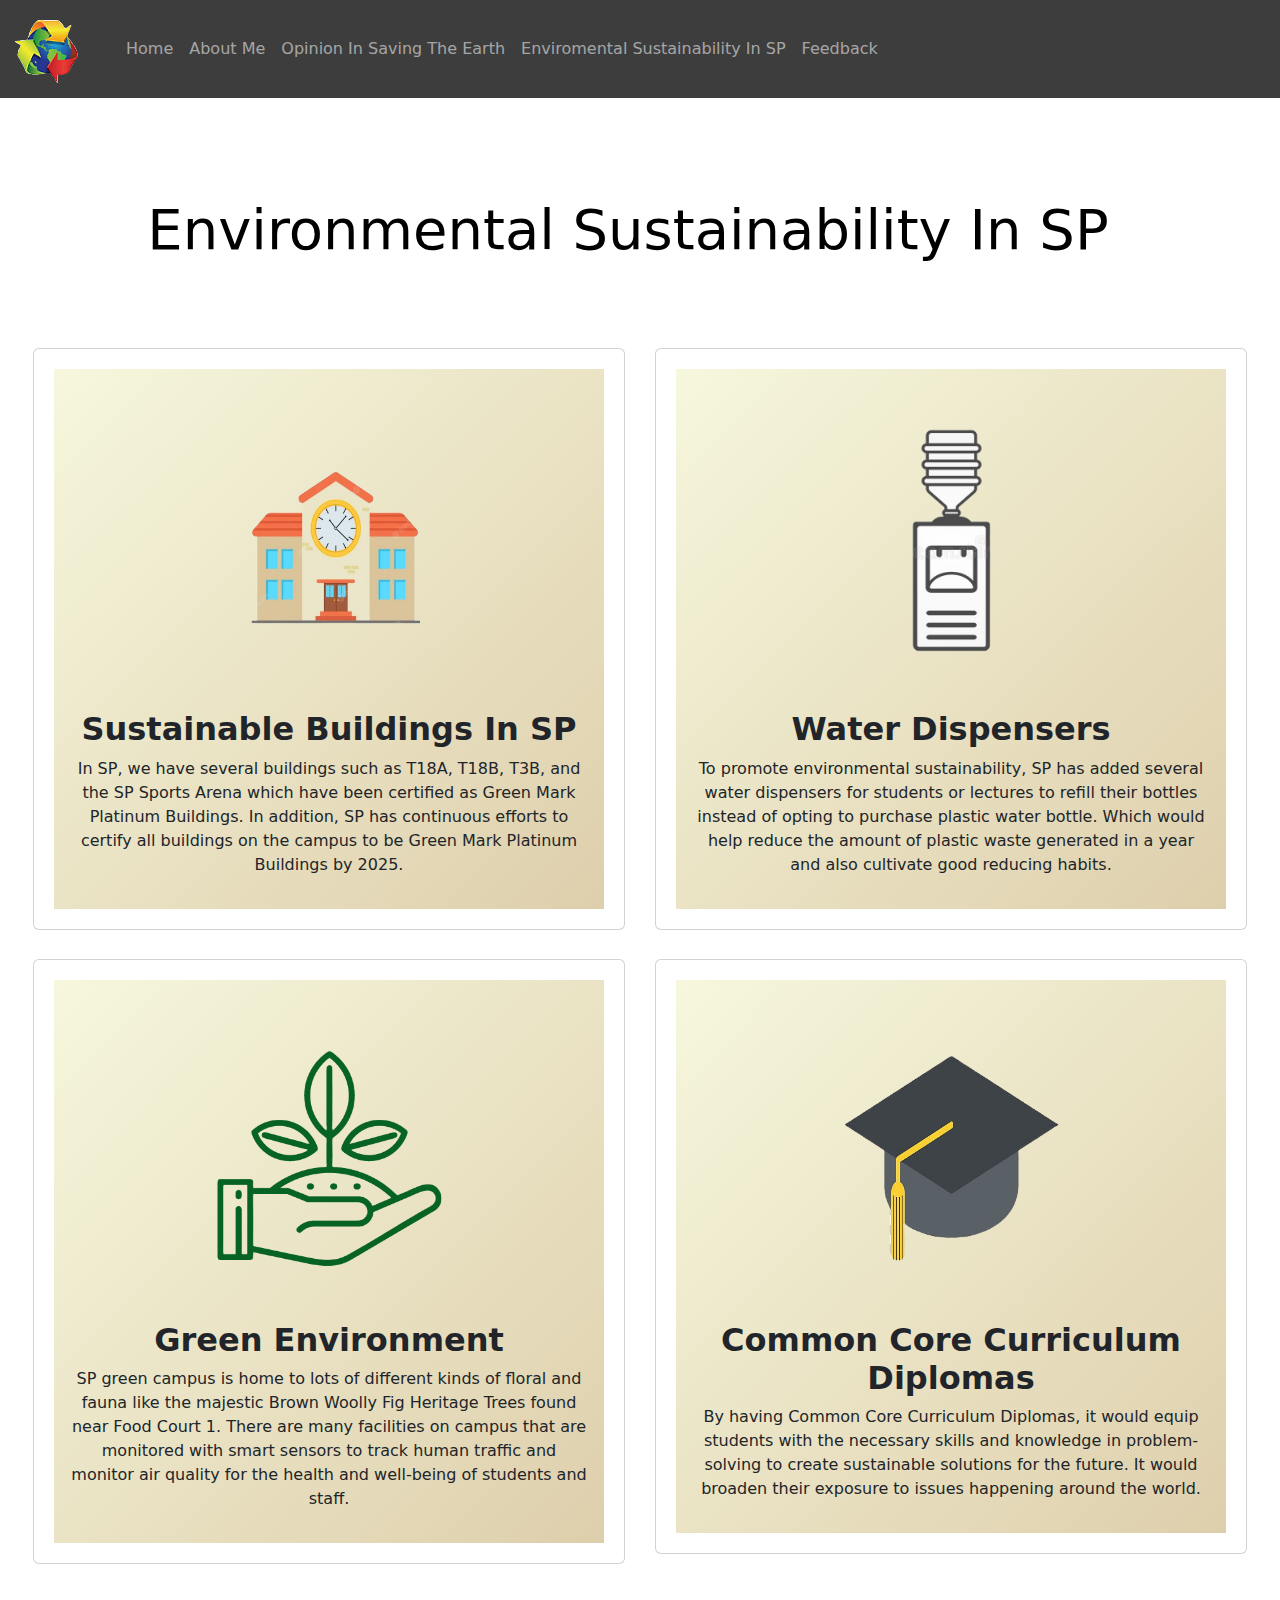
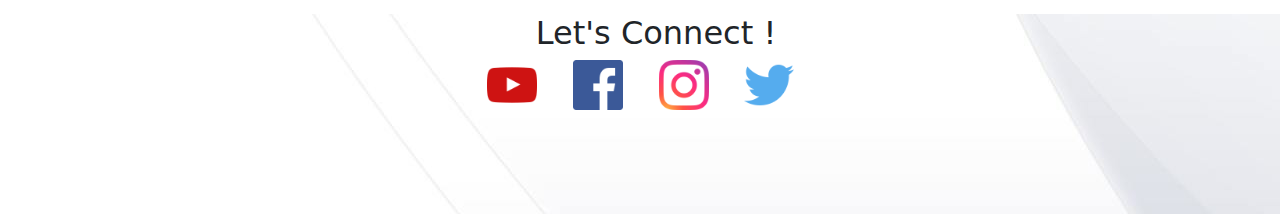
<file: html/sp.html>
<!DOCTYPE html>
<html lang="en">

<head>
    <meta charset="UTF-8">
    <meta name="viewport" content="width=device-width, initial-scale=1.0">
    <meta name="keywords" content="save,environment,earth,sustainability,sustasinable" />
    <title>Save The Earth</title>
    <link href="../styles/main.css" rel="stylesheet" />
    <link href="https://cdn.jsdelivr.net/npm/bootstrap@5.2.3/dist/css/bootstrap.min.css" rel="stylesheet">
    <script src="https://cdn.jsdelivr.net/npm/bootstrap@5.0.2/dist/js/bootstrap.min.js"></script>
    <link href="https://cdnjs.cloudflare.com/ajax/libs/font-awesome/6.0.0-beta3/css/all.min.css" rel="stylesheet">

</head>

<body>
    <header>
        <!-- nav bar -->
        <nav class="navbar navbar-expand-lg navbar-dark " style="background: rgb(61, 61, 61);">
            <div class="container-fluid navigation">
                <div class="navbar-brand">
                    <a class="navbar-brand logo" href="../html/home.html">
                        <img src="../assets/photos/logo.png" alt="Save the Earth Logo">
                    </a>
                </div>
                <button class="navbar-toggler toggler" type="button" data-bs-toggle="collapse"
                    data-bs-target="#navbarSupportedContent" aria-controls="navbarSupportedContent"
                    aria-expanded="false" aria-label="Toggle navigation">
                    <span class="navbar-toggler-icon "></span>
                </button>
                <div class="collapse navbar-collapse" id="navbarSupportedContent">
                    <div class="navbar-nav">
                        <a class="nav-link" href="../html/home.html">Home</a>
                        <a class="nav-link" href="../html/aboutme.html">About Me</a>
                        <a class="nav-link" href="../html/opinion.html">Opinion In Saving The Earth</a>
                        <a class="nav-link" href="../html/sp.html">Enviromental Sustainability In SP</a>
                        <a class="nav-link" href="../html/feedback.html">Feedback</a>
                    </div>
                </div>
            </div>
        </nav>
    </header>

    <section class="sp" style="padding: 30px;">
        <div class="row container-fluid gy-3">
            <div class="col-sm-0 col-md-4"></div>
            <div class="col-12 text-center">
                <div class="rounded-pill bg-white p-1 mt-5 mb-5">
                    <h2 class="text-black display-4" style="font-weight: 500;">Environmental Sustainability In SP</h2>
                </div>
            </div>
        </div>

        <section class="spcard">
            <table>
                <tr class="row justify-content-center">
                    <td class="col-12 col-md-6">
                        <div class="card zoom mt-4">
                            <div class="card-body d-flex flex-column align-items-center">
                                <img src="../assets/photos/sp01.png" alt="Code" style="width:325px;height:325px">
                                <h2 class="fw-bold">Sustainable Buildings In SP</h2>
                                <p class>In SP, we have several buildings such as T18A, T18B,
                                    T3B, and the SP Sports Arena which have been certified as Green Mark Platinum
                                    Buildings. In addition, SP has continuous efforts to certify all buildings on
                                    the campus to be Green Mark Platinum Buildings by 2025.
                                </p>
                            </div>
                        </div>
                    </td>

                    <td class="col-12 col-md-6">
                        <div class="card zoom mt-4">
                            <div class="card-body d-flex flex-column align-items-center">
                                <img src="../assets/photos/sp02.png" alt="Code" style="width:325px;height:325px">
                                <h2 class="fw-bold">Water Dispensers</h2>
                                <p>To promote environmental sustainability, SP has added several water
                                    dispensers for students or lectures to refill their bottles instead of opting to
                                    purchase plastic water
                                    bottle. Which would help reduce the amount of plastic waste generated in a year and
                                    also
                                    cultivate good
                                    reducing
                                    habits.
                                </p>
                            </div>
                        </div>
                    </td>
                </tr>

                <tr class="row justify-content-center">
                    <td class="col-12 col-md-6">
                        <div class="card zoom mt-4">
                            <div class="card-body d-flex flex-column align-items-center">
                                <img src="../assets/photos/sp03.png" alt="Code" style="width:325px;height:325px">
                                <h2 class="fw-bold">Green Environment</h2>
                                <p>SP green campus is home to lots of different kinds of floral and fauna like
                                    the
                                    majestic
                                    Brown
                                    Woolly
                                    Fig Heritage Trees found near Food Court 1. There are many facilities on campus that
                                    are
                                    monitored with
                                    smart sensors to track human traffic and monitor air quality for the health and
                                    well-being
                                    of students and staff.</p>
                            </div>
                        </div>
                    </td>

                    <td class="col-12 col-md-6">
                        <div class="card zoom mt-4">
                            <div class="card-body d-flex flex-column align-items-center">
                                <img src="../assets/photos/sp04.png" alt="Code" style="width:325px;height:325px">
                                <h2 class="fw-bold">Common Core Curriculum Diplomas</h2>
                                <p>By having Common Core Curriculum Diplomas, it would equip students with the
                                    necessary
                                    skills
                                    and
                                    knowledge in problem-solving to create sustainable solutions for the future.
                                    It
                                    would
                                    broaden
                                    their exposure to issues happening around the world. </p>
                            </div>
                        </div>
                    </td>
                </tr>
            </table>
        </section>
    </section>

    <!-- footer -->
    <footer class="footer" style="height: 200px; width: 100%;">
        <div class="connect text-center mt-3">
            <ul>
                <h2>Let's Connect !</h2>
                <a href="https://www.youtube.com/" target="_blank"><img src="../assets/photos/youtube.png" height=50px
                        width=50px alt="Youtube"></a>
                &nbsp;&nbsp;&nbsp;&nbsp;&nbsp;
                <a href="https://facebook.com/" target="_blank"><img src="../assets/photos/facebook.png" height=50px
                        width=50px alt="Facebook"></a>
                &nbsp;&nbsp;&nbsp;&nbsp;&nbsp;
                <a href="https://instagram.com/" target="_blank"><img src="../assets/photos/instagram.png" height=50px
                        width=50px alt="Instgram"></a>
                &nbsp;&nbsp;&nbsp;&nbsp;&nbsp;
                <a href="https://twitter.com/" target="_blank"><img src="../assets/photos/twitter.png" height=50px
                        width=50px alt="Twitter"></a>
                &nbsp;&nbsp;&nbsp;&nbsp;&nbsp;
                <!-- Target blank is to open a new tab-->
            </ul>
        </div>
    </footer>

</body>

</html>
</file>
<file: styles/main.css>
@charset "utf-8";

html,body{
    height:100%;
    width:100%;
    margin:0;
    padding:0;
    font-family:'sans-serif','Arial','Lucida Sans Unicode','Times New Roman';
}

/* 
------------------------------------------------------------------------------------------------------------------
home page
------------------------------------------------------------------------------------------------------------------
 */

.homepagetop-container{
    height: 75vh; 
}

.homepagetop-container img {
    width: 100%;
    height: 100%;
} 

.aboutme-container,
.spsustainability-container,
.promotingsustainability-container {
    block-size: 400px;
    padding: 30px;
    display: grid;
    grid-template-columns: 1fr 1fr; 

} 

.aboutme-container img,
.spsustainability-container img{
    grid-column: 1; /* Places image in the first column */
    grid-row: 1 / span 3; /* Image spans over three rows */
    width: 100%; 
    max-width: 350px; 
    align-self: center;
}

.aboutme-container h1,
.spsustainability-container h1,
.aboutme-container p,
.spsustainability-container p,
.aboutme-container a,
.spsustainability-container a {
    grid-column: 2; /* Places the text in the second column */
    grid-row: span 1;
}


.promotingsustainability-container img {
  grid-column: 2; /* Place image in the second column */
  grid-row: 1 / span 3; /* Image spans three rows */
  width: 100%; 
  max-width: 350px;
  align-self: center;
}

.promotingsustainability-container h1,
.promotingsustainability-container p,
.promotingsustainability-container a {
  grid-column: 1; /* Position in the second column */
  grid-row: span 1;
}

@media (max-width: 768px) {
    .aboutme-container,
    .spsustainability-container,
    .promotingsustainability-container {
      grid-template-columns: 1fr; /* Single column layout on smaller screens*/
    }
  
    .aboutme-container img,
    .spsustainability-container img,
    .promotingsustainability-container img {
      grid-row: auto; /* Reset the image grid row*/
    }
  
    .aboutme-container h1,
    .spsustainability-container h1,
    .promotingsustainability-container h1,
    .aboutme-container p,
    .spsustainability-container p,
    .promotingsustainability-container p,
    .aboutme-container a,
    .spsustainability-container a,
    .promotingsustainability-container a {
      grid-column: 1; /* Place text in the first column*/ 
    }
} 

/* Card styles */
.card {
  flex: 0 0 calc(30% - 25px);
  margin: 3px;
  border: 1px solid #ccc;
  text-align: center;
  padding: 20px;
}

/*
-----------------------------------------------------------------------------------------------------------------------
index html
-----------------------------------------------------------------------------------------------------------------------
*/

.background {
    background-image: url(../assets/photos/index01.jpg);
    background-repeat: no-repeat;
    background-position: center;
    background-size: cover;
}
  
#typeWriting {
    display: inline-block;
} 

/* 
------------------------------------------------------------------------------------------------------------------
about me html
------------------------------------------------------------------------------------------------------------------
 */

svg {
    width: 100%;
    height: 100%;
    position: fixed;
    bottom: 0;
    left: 0;
    z-index: -1; /* Ensure the wave stays in the background */
  }

.about-me-content ,.interest-content ,.personality-content{
    max-width: 480px;
    margin-left: 100px; /* Add some space between the image and text */
    font-size: 18px;
    margin-top: 50px;
} 
  
.circle-image {
    width: 350px;
    height: 350px;
    border-radius: 50%; 
    object-fit: cover; 
}

/*
-----------------------------------------------------------------------------------------------
footer styles
-------------------------------------------------------------------------------------------------
*/

.footer{
    background-image:url("../assets/photos/footerimg01.jpg"); 
}

/* 
---------------------------------------------------------------------------------------------------------------
opinion html
----------------------------------------------------------------------------------------------------------------
*/  
.opt { /*quiz multiple choice option*/
    display: inline-block;
    width: 100%;
    margin-bottom: 5px;
    padding: 10px;
    background-color: #b7b2b2;
    border: none;
    border-radius: 5px;
    cursor: pointer;
} 
      
.opt:hover {
    background-color: #787474;
}
/*
----------------------------------------------------------------------------------------------------------------------
sp html
----------------------------------------------------------------------------------------------------------------------
*/
.card-body{
    background-image: linear-gradient(to bottom right, #F6F7DD,#DECFAC);
   
} 
.zoom {
    transition: transform .2s; /* Animation */
}

.zoom:hover {
   transform: scale(1.05); /* (150% zoom if the zoom is too large, it will go outside of the viewport) */
}

/* 
--------------------------------------------------------------------------------------------------------
feedback html
--------------------------------------------------------------------------------------------------------
*/
  
.container-feedbackpage input:focus,
.container-feedbackpage textarea:focus,
.container-feedbackpage select:focus {
    outline: 1px solid black;
    border-color: black;
    background: #F6F7DD;
}
  
.container-feedbackpage input[type="text"],
.container-feedbackpage textarea {
    width: 100%;
    padding: 8px;
    margin-bottom: 15px;
    border: 1px solid #ccc;
    border-radius: 3px;
}
  
.container-feedbackpage input[type="submit"],
.container-feedbackpage input[type="reset"] {
    padding: 8px 15px;
    background-color: rgb(179, 179, 179);
    border-radius: 5px;
    cursor: pointer;
    outline: 1px solid;
}

  
.container-feedbackpage input[type="submit"]:hover,
.container-feedbackpage input[type="reset"]:hover {
    background-color: rgb(179, 179, 179);
}
  
  /* Validation styles for feedback form */
input#name:focus:valid,
input#Neighborhood:focus:valid,
input#email:focus:valid {
    background: #F6F7DD url() bottom right/contain no-repeat;
}
  
input#name:focus:invalid,
input#Neighborhood:focus:invalid,
input#email:focus:invalid {
    background: #F6F7DD url() bottom right/contain no-repeat;
}
</file>
